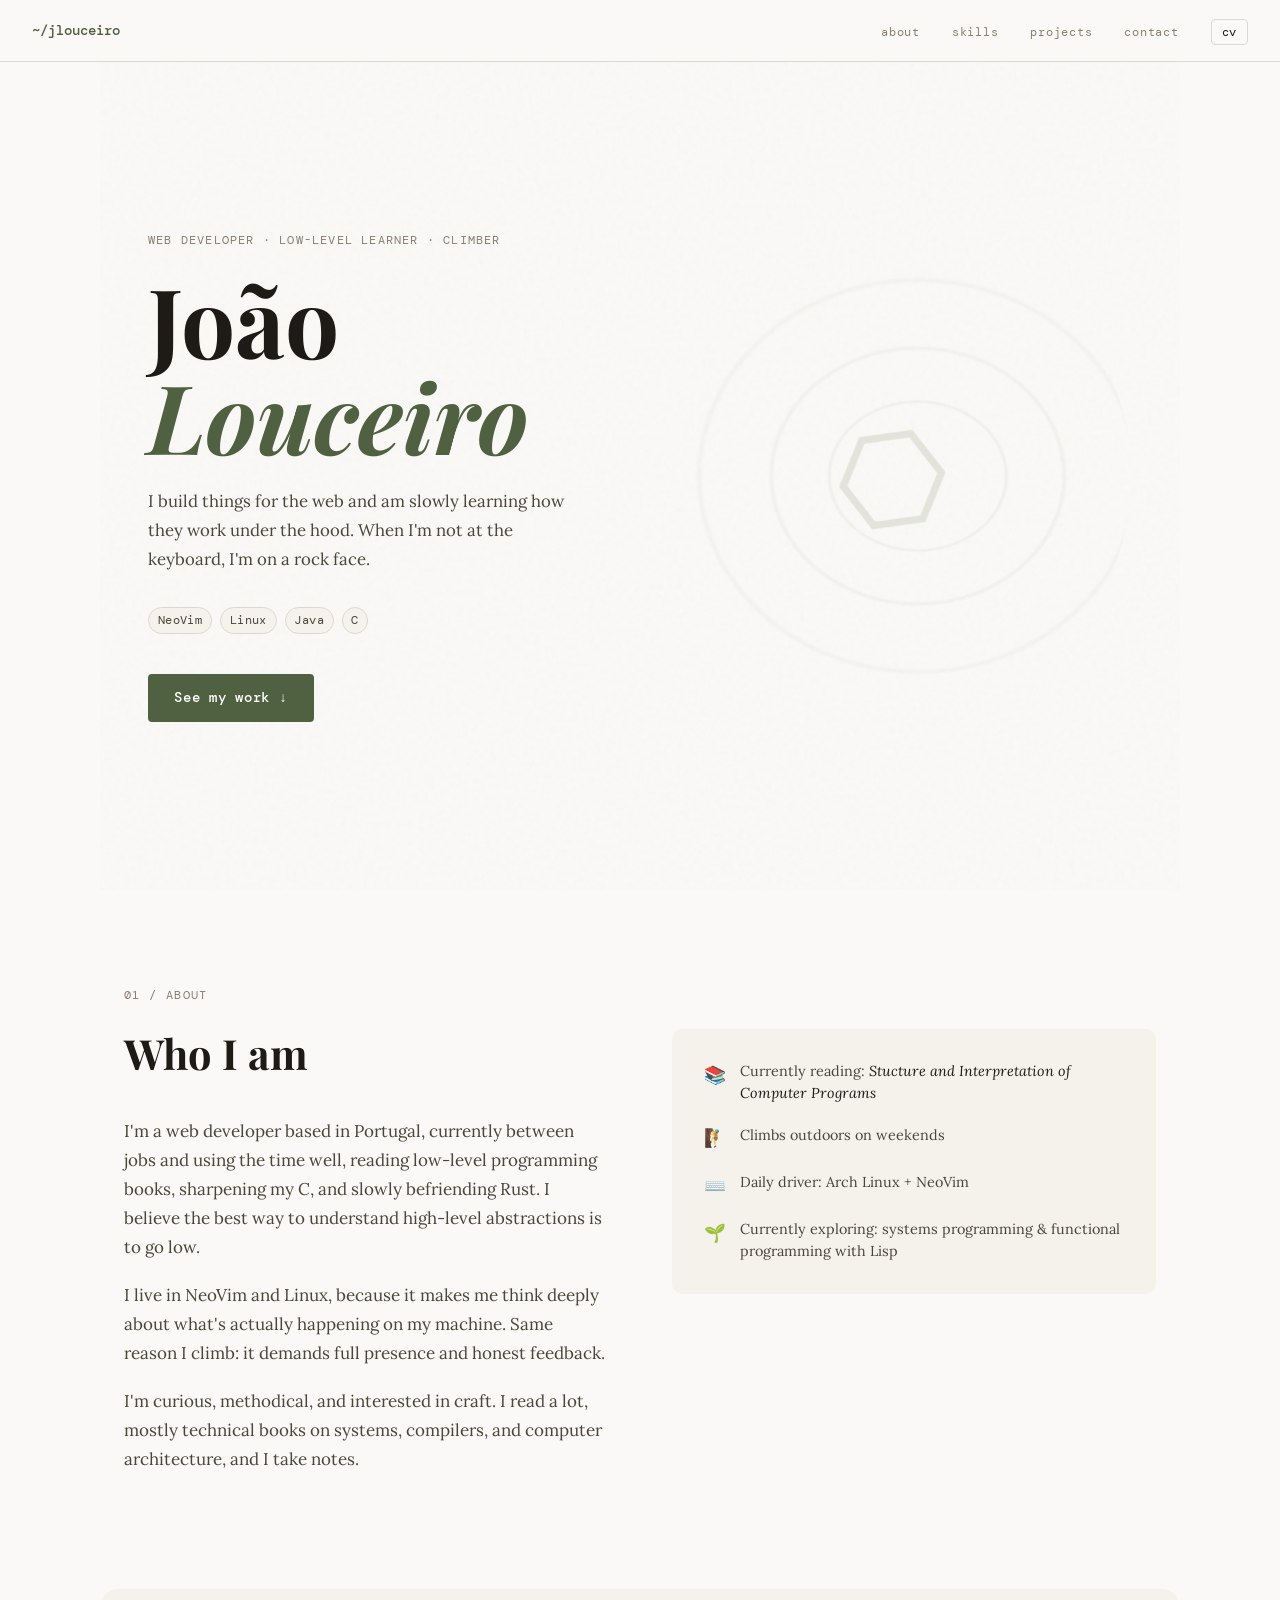
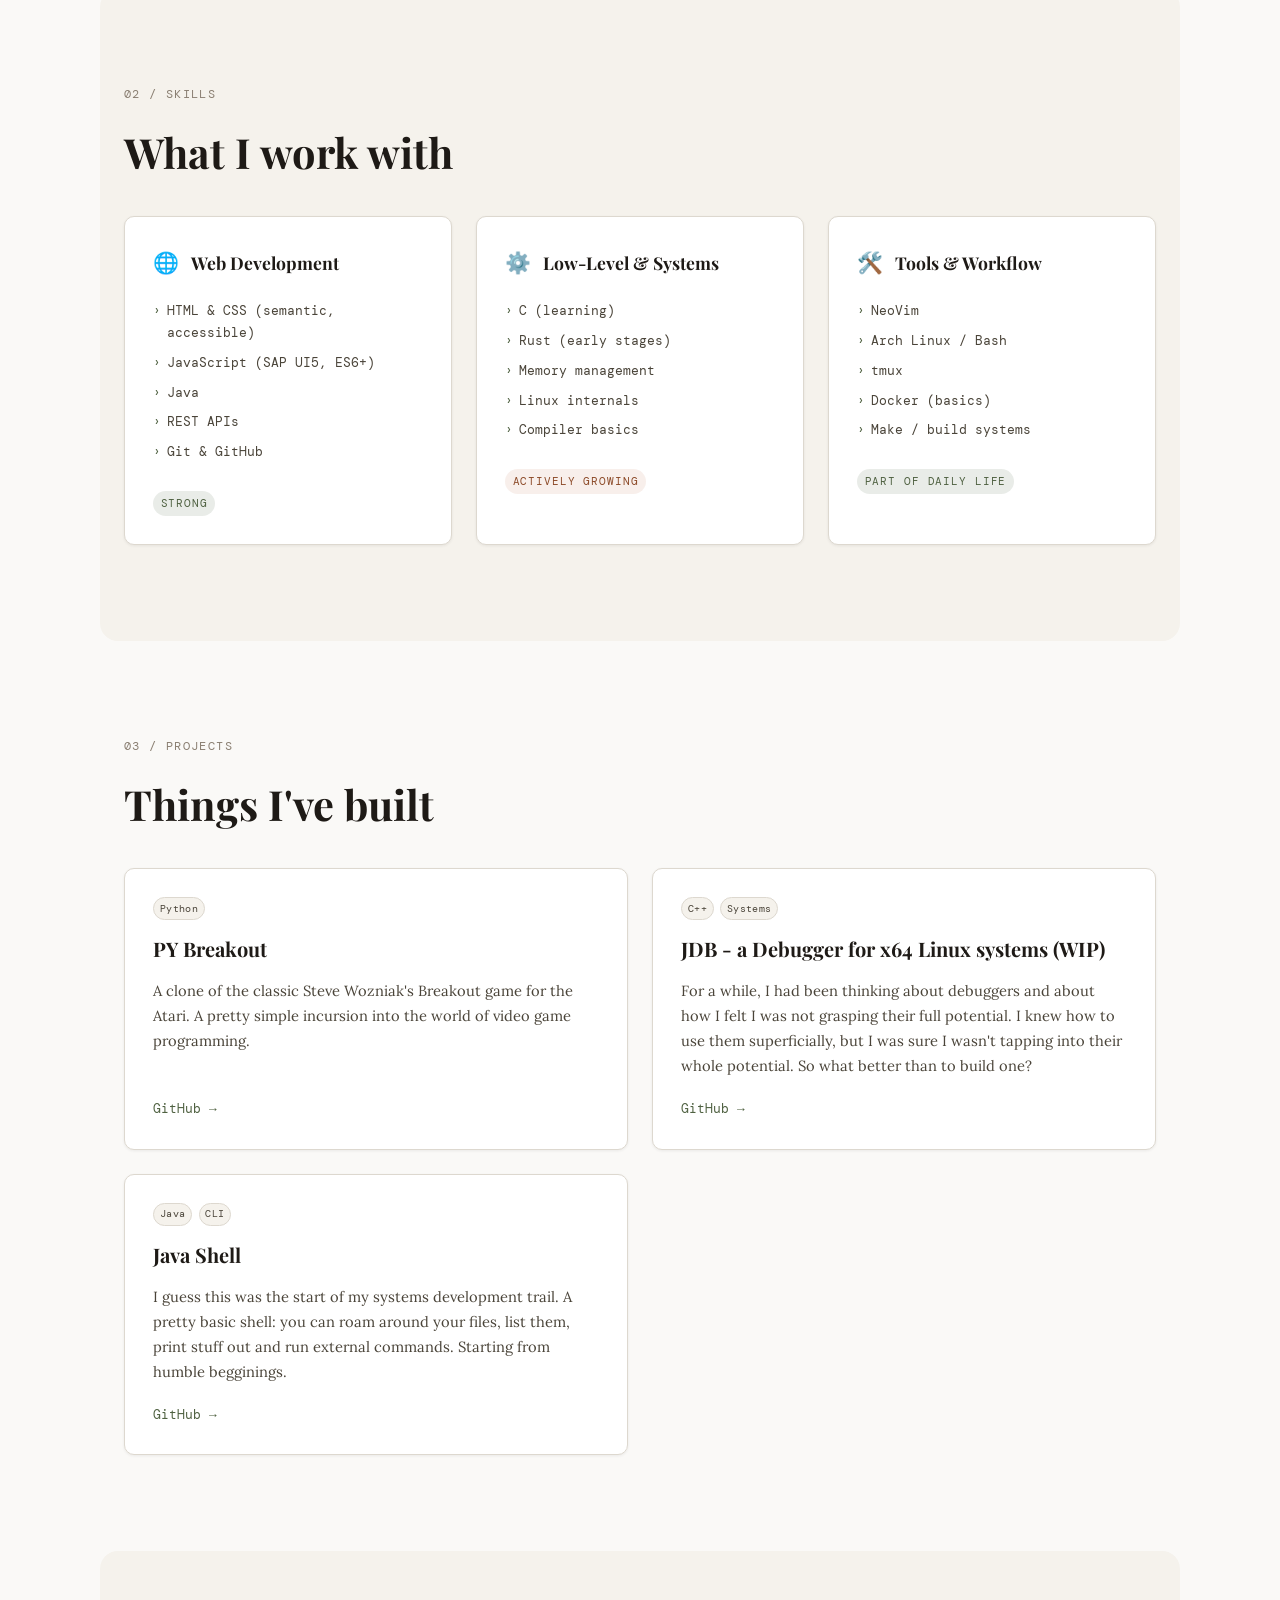
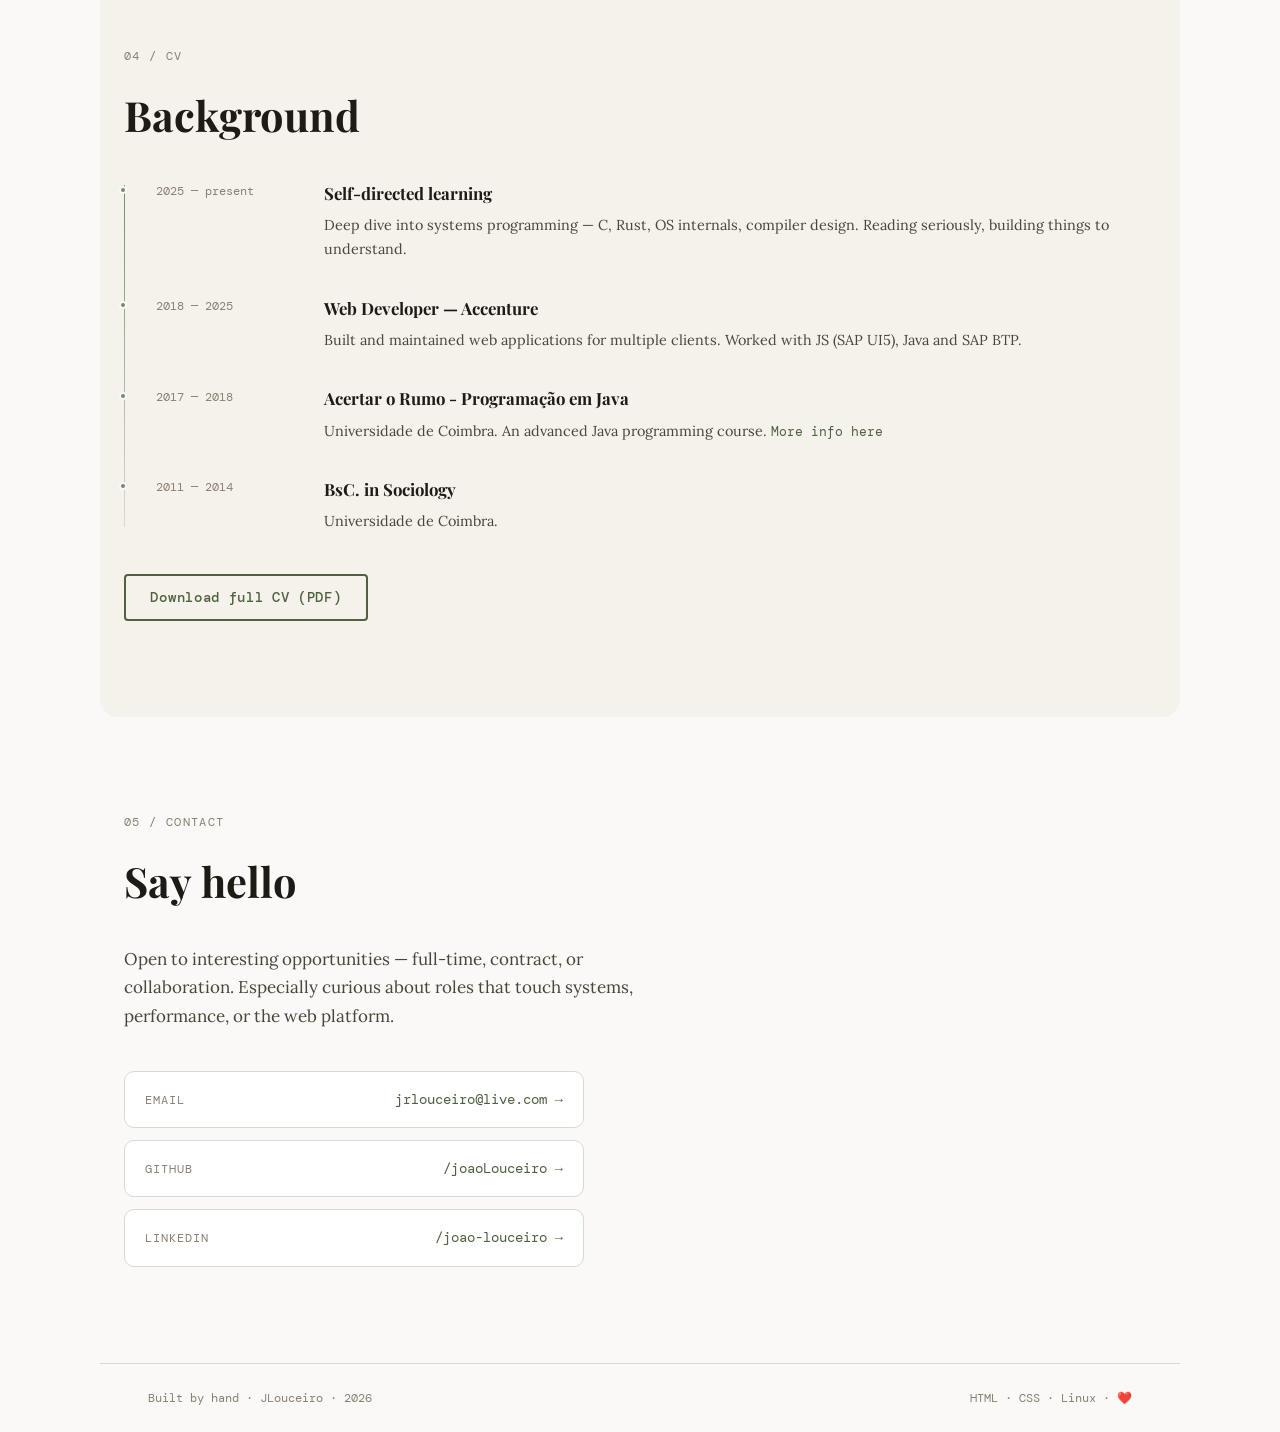
<file: index.html>
<!DOCTYPE html>
<html lang="en">
	<head>
		<meta charset="UTF-8">
		<meta name="viewport" content="width=device-width, initial-scale=1.0">
		<title>jlouceiro — Web Dev & Low-Level Explorer</title>
		<link rel="preconnect" href="https://fonts.googleapis.com">
		<link rel="preconnect" href="https://fonts.gstatic.com" crossorigin>
		<link href="https://fonts.googleapis.com/css2?family=Playfair+Display:ital,wght@0,400;0,700;1,400&family=DM+Mono:wght@300;400;500&family=Lora:ital,wght@0,400;0,600;1,400&display=swap" rel="stylesheet">
		<link rel="stylesheet" href="style.css">
		<link rel="icon" href="data:image/svg+xml,<svg xmlns=%22http://www.w3.org/2000/svg%22 viewBox=%220 0 100 100%22><text y=%22.9em%22 font-size=%2290%22>🪨</text></svg>">
	</head>
	<body>

		<!-- NAV -->
		<nav class="nav">
			<span class="nav__logo">~/jlouceiro</span>
			<ul class="nav__links">
				<li><a href="#about">about</a></li>
				<li><a href="#skills">skills</a></li>
				<li><a href="#projects">projects</a></li>
				<li style="display: none"><a href="thoughts.html">thoughts</a></li>
				<li><a href="#contact">contact</a></li>
				<li><a href="./JoaoLouceiro_CV.pdf" class="nav__cv-link">cv</a></li>
			</ul>
		</nav>

		<!-- HERO -->
		<section class="hero">
			<div class="hero__grain"></div>
			<div class="hero__content">
				<p class="hero__eyebrow">web developer · low-level learner · climber</p>
				<h1 class="hero__name">João<br><em>Louceiro</em></h1>
				<p class="hero__tagline">
					I build things for the web and am slowly learning how they work under the hood.
					When I'm not at the keyboard, I'm on a rock face.
				</p>
				<div class="hero__tools">
					<span class="tag">NeoVim</span>
					<span class="tag">Linux</span>
					<span class="tag">Java</span>
					<span class="tag">C</span>
				</div>
				<a href="#projects" class="btn">See my work ↓</a>
			</div>
			<div class="hero__visual" aria-hidden="true">
				<div class="topo-lines"></div>
				<div class="hero__carabiner">⬡</div>
			</div>
		</section>

		<!-- ABOUT -->
		<section class="section about" id="about">
			<div class="section__label">01 / about</div>
			<div class="about__grid">
				<div class="about__text">
					<h2 class="section__heading">Who I am</h2>
					<p>
						I'm a web developer based in Portugal, currently between jobs and using the time well,
						reading low-level programming books, sharpening my C, and slowly befriending Rust.
						I believe the best way to understand high-level abstractions is to go low.
					</p>
					<p>
						I live in NeoVim and Linux, because it makes me think deeply about
						what's actually happening on my machine. Same reason I climb: it demands full presence
						and honest feedback.
					</p>
					<p>
						I'm curious, methodical, and interested in craft. I read a lot, mostly technical books
						on systems, compilers, and computer architecture, and I take notes.
					</p>
				</div>
				<div class="about__sidebar">
					<div class="about__fact">
						<span class="about__fact-icon">📚</span>
						<span>Currently reading: <em>Stucture and Interpretation of Computer Programs</em></span>
					</div>
					<div class="about__fact">
						<span class="about__fact-icon">🧗</span>
						<span>Climbs outdoors on weekends</span>
					</div>
					<div class="about__fact">
						<span class="about__fact-icon">⌨️</span>
						<span>Daily driver: Arch Linux + NeoVim</span>
					</div>
					<div class="about__fact">
						<span class="about__fact-icon">🌱</span>
						<span>Currently exploring: systems programming &amp; functional programming with Lisp</span>
					</div>
				</div>
			</div>
		</section>

		<!-- SKILLS -->
		<section class="section skills" id="skills">
			<div class="section__label">02 / skills</div>
			<h2 class="section__heading">What I work with</h2>
			<div class="skills__grid">

				<div class="skill-card">
					<div class="skill-card__header">
						<span class="skill-card__icon">🌐</span>
						<h3>Web Development</h3>
					</div>
					<ul class="skill-card__list">
						<li>HTML &amp; CSS (semantic, accessible)</li>
						<li>JavaScript (SAP UI5, ES6+)</li>
						<li>Java</li>
						<li>REST APIs</li>
						<li>Git &amp; GitHub</li>
					</ul>
					<div class="skill-card__level skill-card__level--strong">Strong</div>
				</div>

				<div class="skill-card">
					<div class="skill-card__header">
						<span class="skill-card__icon">⚙️</span>
						<h3>Low-Level &amp; Systems</h3>
					</div>
					<ul class="skill-card__list">
						<li>C (learning)</li>
						<li>Rust (early stages)</li>
						<li>Memory management</li>
						<li>Linux internals</li>
						<li>Compiler basics</li>
					</ul>
					<div class="skill-card__level skill-card__level--growing">Actively growing</div>
				</div>

				<div class="skill-card">
					<div class="skill-card__header">
						<span class="skill-card__icon">🛠️</span>
						<h3>Tools &amp; Workflow</h3>
					</div>
					<ul class="skill-card__list">
						<li>NeoVim</li>
						<li>Arch Linux / Bash</li>
						<li>tmux</li>
						<li>Docker (basics)</li>
						<li>Make / build systems</li>
					</ul>
					<div class="skill-card__level skill-card__level--strong">Part of daily life</div>
				</div>
			</div>
		</section>

		<!-- PROJECTS -->
		<section class="section projects" id="projects">
			<div class="section__label">03 / projects</div>
			<h2 class="section__heading">Things I've built</h2>
			<div class="projects__grid">

				<article class="project-card">
					<div class="project-card__meta">
						<span class="tag tag--small">Python</span>
					</div>
					<h3 class="project-card__title">PY Breakout</h3>
					<p class="project-card__desc">
						A clone of the classic Steve Wozniak's Breakout game for the Atari.
						A pretty simple incursion into the world of video game programming.
					</p>
					<div class="project-card__links">
						<a href="https://github.com/joaoLouceiro/py_breakout" class="link-arrow">GitHub →</a>
					</div>
				</article>

				<article class="project-card">
					<div class="project-card__meta">
						<span class="tag tag--small">C++</span>
						<span class="tag tag--small">Systems</span>
					</div>
					<h3 class="project-card__title">JDB - a Debugger for x64 Linux systems (WIP)</h3>
					<p class="project-card__desc">
						For a while, I had been thinking about debuggers and about how I felt I was not grasping their full potential.
						I knew how to use them superficially, but I was sure I wasn't tapping into their whole potential.
						So what better than to build one?
					</p>
					<div class="project-card__links">
						<a href="https://github.com/joaoLouceiro/jdb" class="link-arrow">GitHub →</a>
					</div>
				</article>

				<article class="project-card">
					<div class="project-card__meta">
						<span class="tag tag--small">Java</span>
						<span class="tag tag--small">CLI</span>
					</div>
					<h3 class="project-card__title">Java Shell</h3>
					<p class="project-card__desc">
						I guess this was the start of my systems development trail.
						A pretty basic shell: you can roam around your files, list them, print stuff out and run external commands.
						Starting from humble begginings.
					</p>
					<div class="project-card__links">
						<a href="https://github.com/joaoLouceiro/shell-java/" class="link-arrow">GitHub →</a>
					</div>
				</article>
			</div>
		</section>

		<!-- CV -->
		<section class="section cv" id="cv">
			<div class="section__label">04 / cv</div>
			<h2 class="section__heading">Background</h2>
			<div class="cv__timeline">

				<div class="cv__entry">
					<div class="cv__date">2025 — present</div>
					<div class="cv__body">
						<h3>Self-directed learning</h3>
						<p>Deep dive into systems programming — C, Rust, OS internals, compiler design. Reading seriously, building things to understand.</p>
					</div>
				</div>

				<div class="cv__entry">
					<div class="cv__date">2018 — 2025</div>
					<div class="cv__body">
						<h3>Web Developer — Accenture</h3>
						<p>Built and maintained web applications for multiple clients. Worked with JS (SAP UI5), Java and SAP BTP.</p>
					</div>
				</div>

				<div class="cv__entry">
					<div class="cv__date">2017 — 2018</div>
					<div class="cv__body">
						<h3>Acertar o Rumo - Programação em Java</h3>
						<p>Universidade de Coimbra. An advanced Java programming course. <a href="https://www.uc.pt/fctuc/dei/acertarorumo/" class="link-arrow">More info here</a></p>
					</div>
				</div>

				<div class="cv__entry">
					<div class="cv__date">2011 — 2014</div>
					<div class="cv__body">
						<h3>BsC. in Sociology</h3>
						<p>Universidade de Coimbra.</p>
					</div>
				</div>
			</div>
			<a href="./JoaoLouceiro_CV.pdf" class="btn btn--outline">Download full CV (PDF)</a>
		</section>

		<!-- CONTACT -->
		<section class="section contact" id="contact">
			<div class="section__label">05 / contact</div>
			<h2 class="section__heading">Say hello</h2>
			<p class="contact__sub">
				Open to interesting opportunities — full-time, contract, or collaboration.
				Especially curious about roles that touch systems, performance, or the web platform.
			</p>
			<div class="contact__links">
				<a href="mailto:jrlouceiro@live.com" class="contact__link">
					<span class="contact__link-label">Email</span>
					<span class="contact__link-value">jrlouceiro@live.com →</span>
				</a>
				<a href="https://github.com/joaoLouceiro" target="_blank" rel="noopener" class="contact__link">
					<span class="contact__link-label">GitHub</span>
					<span class="contact__link-value">/joaoLouceiro →</span>
				</a>
				<a href="https://linkedin.com/in/joao-louceiro" target="_blank" rel="noopener" class="contact__link">
					<span class="contact__link-label">LinkedIn</span>
					<span class="contact__link-value">/joao-louceiro →</span>
				</a>
			</div>
		</section>

		<!-- FOOTER -->
		<footer class="footer">
			<span>Built by hand · JLouceiro · 2026</span>
			<span class="footer__stack">HTML · CSS · Linux · ❤️</span>
		</footer>
	</body>
</html>
</file>
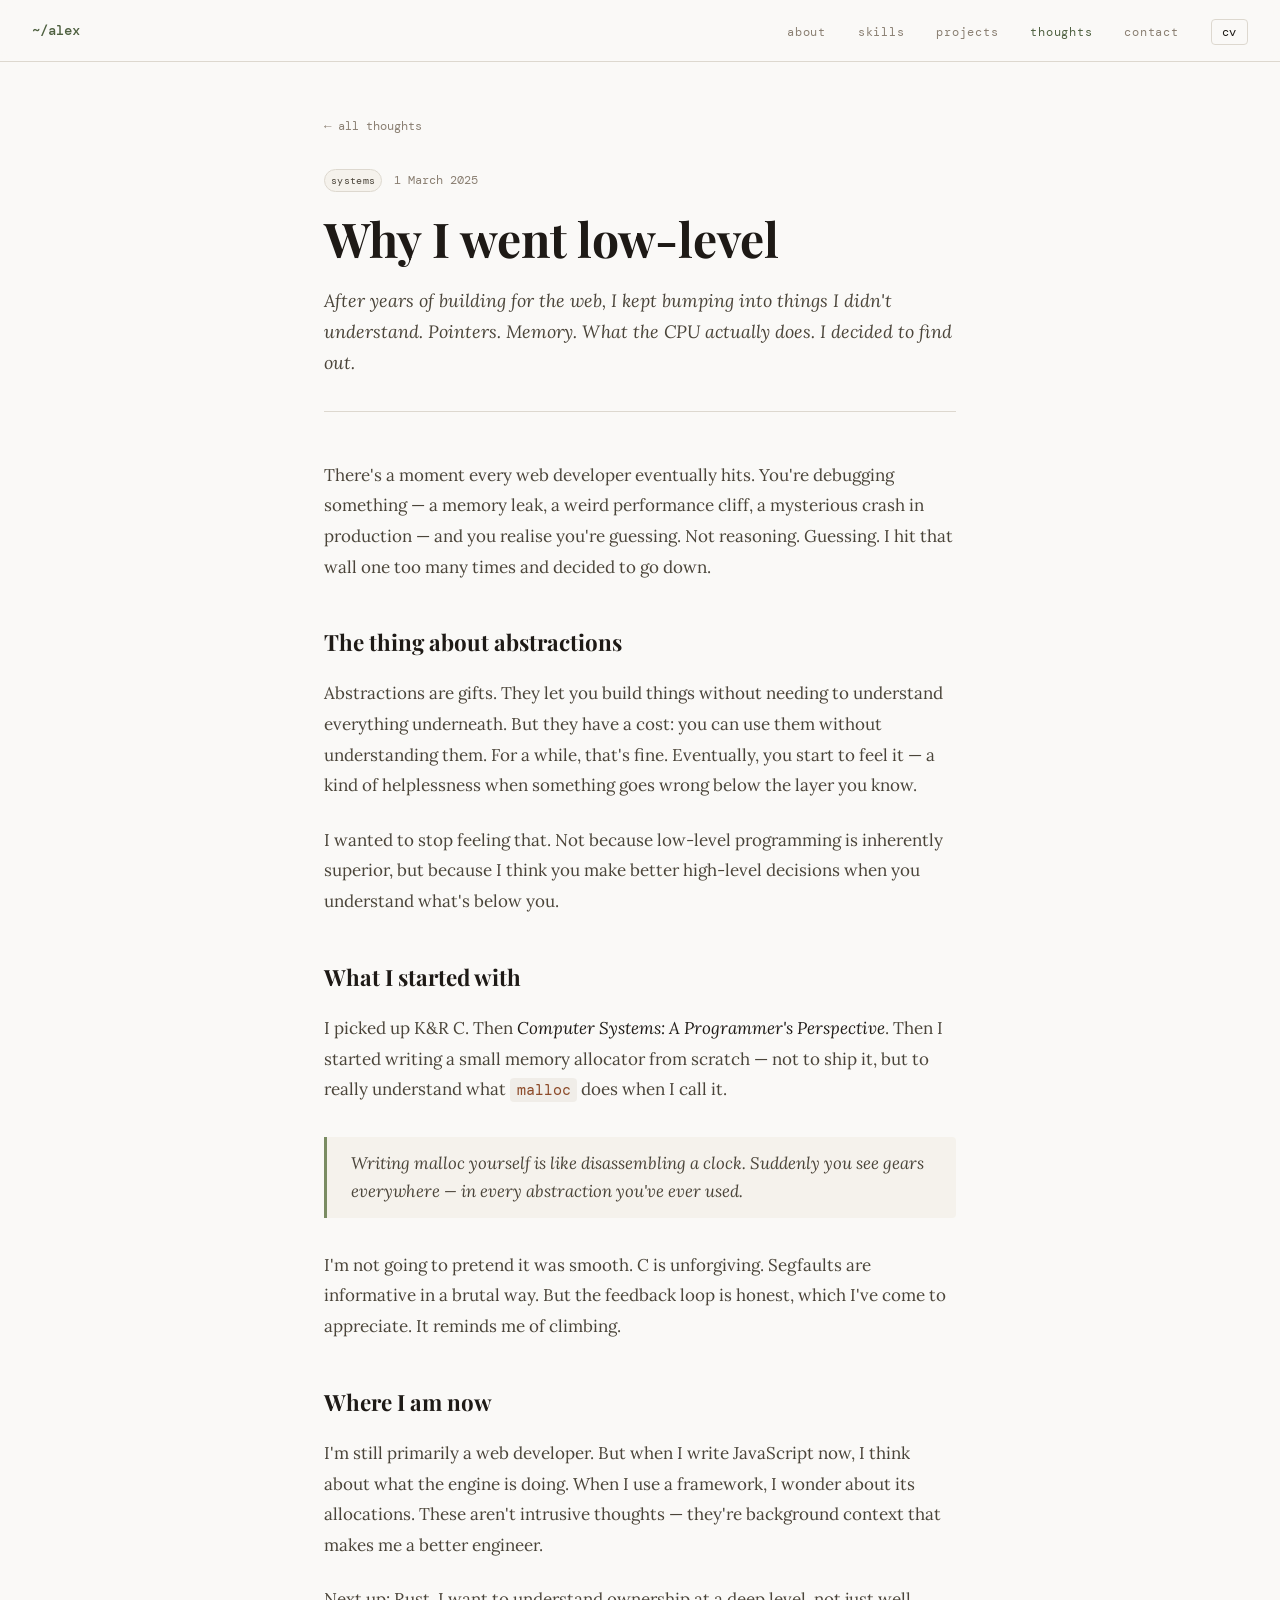
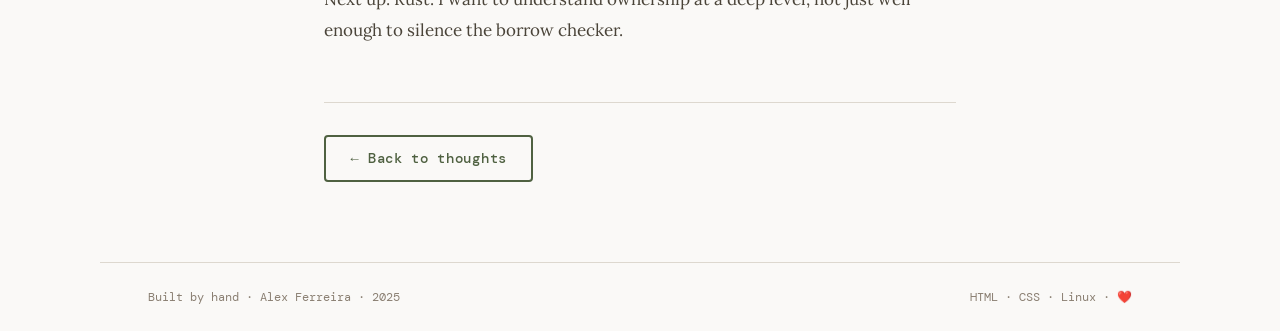
<file: thought-01.html>
<!DOCTYPE html>
<html lang="en">
<head>
  <meta charset="UTF-8" />
  <meta name="viewport" content="width=device-width, initial-scale=1.0" />
  <title>Why I went low-level — Alex Ferreira</title>
  <link rel="preconnect" href="https://fonts.googleapis.com" />
  <link rel="preconnect" href="https://fonts.gstatic.com" crossorigin />
  <link href="https://fonts.googleapis.com/css2?family=Playfair+Display:ital,wght@0,400;0,700;1,400&family=DM+Mono:wght@300;400;500&family=Lora:ital,wght@0,400;0,600;1,400&display=swap" rel="stylesheet" />
  <link rel="stylesheet" href="style.css" />
</head>
<body>

  <!-- NAV -->
  <nav class="nav">
    <a href="index.html" class="nav__logo">~/alex</a>
    <ul class="nav__links">
      <li><a href="index.html#about">about</a></li>
      <li><a href="index.html#skills">skills</a></li>
      <li><a href="index.html#projects">projects</a></li>
      <li><a href="thoughts.html" class="nav__active">thoughts</a></li>
      <li><a href="index.html#contact">contact</a></li>
      <li><a href="index.html#cv" class="nav__cv-link">cv</a></li>
    </ul>
  </nav>

  <!-- POST -->
  <article class="post">

    <header class="post__header">
      <a href="thoughts.html" class="post__back">← all thoughts</a>
      <div class="post__meta">
        <span class="tag tag--small">systems</span>
        <time datetime="2025-03-01">1 March 2025</time>
      </div>
      <h1 class="post__title">Why I went low-level</h1>
      <p class="post__lede">
        After years of building for the web, I kept bumping into things I didn't
        understand. Pointers. Memory. What the CPU actually does. I decided to find out.
      </p>
    </header>

    <div class="post__body">

      <p>
        There's a moment every web developer eventually hits. You're debugging something —
        a memory leak, a weird performance cliff, a mysterious crash in production — and
        you realise you're guessing. Not reasoning. Guessing. I hit that wall one too many
        times and decided to go down.
      </p>

      <h2>The thing about abstractions</h2>

      <p>
        Abstractions are gifts. They let you build things without needing to understand
        everything underneath. But they have a cost: you can use them without understanding
        them. For a while, that's fine. Eventually, you start to feel it — a kind of
        helplessness when something goes wrong below the layer you know.
      </p>

      <p>
        I wanted to stop feeling that. Not because low-level programming is
        inherently superior, but because I think you make better high-level decisions
        when you understand what's below you.
      </p>

      <h2>What I started with</h2>

      <p>
        I picked up K&amp;R C. Then <em>Computer Systems: A Programmer's Perspective</em>.
        Then I started writing a small memory allocator from scratch — not to ship it,
        but to really understand what <code>malloc</code> does when I call it.
      </p>

      <blockquote class="post__quote">
        Writing malloc yourself is like disassembling a clock. Suddenly you see gears
        everywhere — in every abstraction you've ever used.
      </blockquote>

      <p>
        I'm not going to pretend it was smooth. C is unforgiving. Segfaults are
        informative in a brutal way. But the feedback loop is honest, which I've come
        to appreciate. It reminds me of climbing.
      </p>

      <h2>Where I am now</h2>

      <p>
        I'm still primarily a web developer. But when I write JavaScript now, I think
        about what the engine is doing. When I use a framework, I wonder about its
        allocations. These aren't intrusive thoughts — they're background context that
        makes me a better engineer.
      </p>

      <p>
        Next up: Rust. I want to understand ownership at a deep level, not just well
        enough to silence the borrow checker.
      </p>

    </div>

    <footer class="post__footer">
      <a href="thoughts.html" class="btn btn--outline">← Back to thoughts</a>
    </footer>

  </article>

  <!-- FOOTER -->
  <footer class="footer">
    <span>Built by hand · Alex Ferreira · 2025</span>
    <span class="footer__stack">HTML · CSS · Linux · ❤️</span>
  </footer>

</body>
</html>
</file>
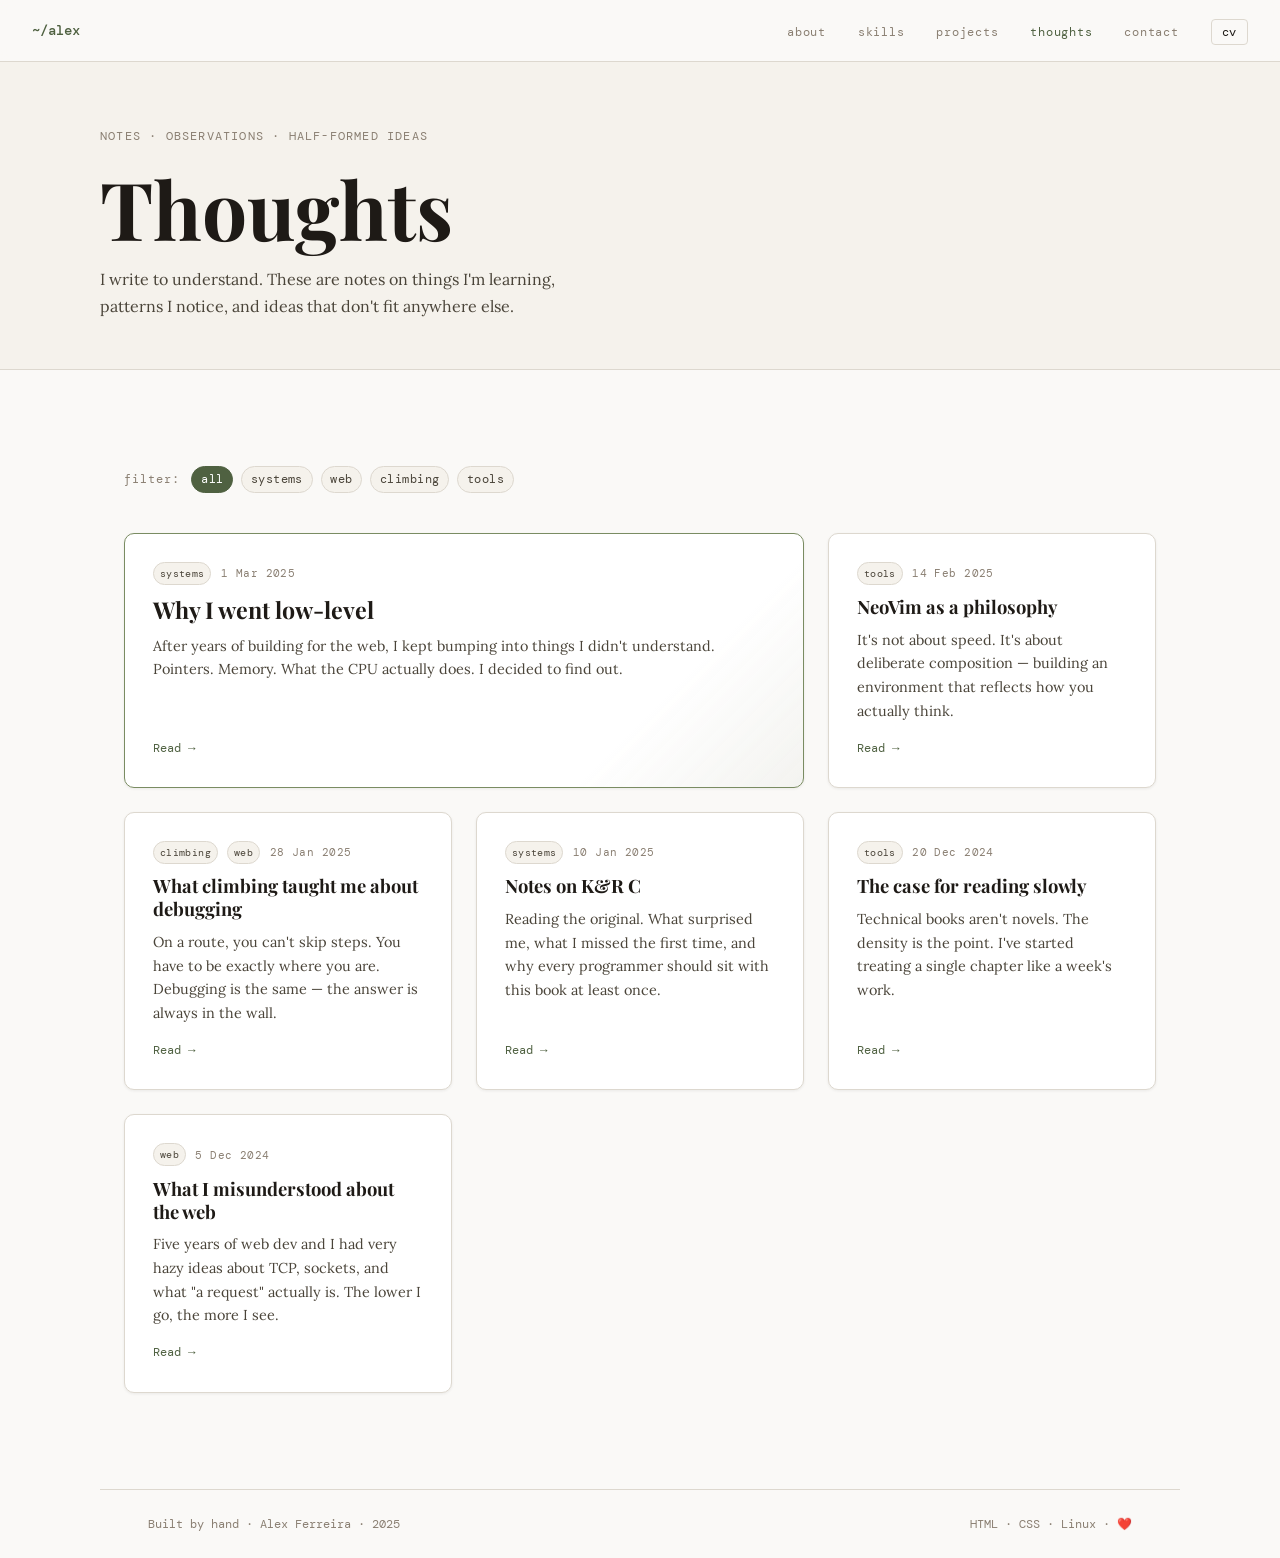
<file: thoughts.html>
<!DOCTYPE html>
<html lang="en">
<head>
  <meta charset="UTF-8" />
  <meta name="viewport" content="width=device-width, initial-scale=1.0" />
  <title>Thoughts — Alex Ferreira</title>
  <link rel="preconnect" href="https://fonts.googleapis.com" />
  <link rel="preconnect" href="https://fonts.gstatic.com" crossorigin />
  <link href="https://fonts.googleapis.com/css2?family=Playfair+Display:ital,wght@0,400;0,700;1,400&family=DM+Mono:wght@300;400;500&family=Lora:ital,wght@0,400;0,600;1,400&display=swap" rel="stylesheet" />
  <link rel="stylesheet" href="style.css" />
</head>
<body>

  <!-- NAV -->
  <nav class="nav">
    <a href="index.html" class="nav__logo">~/alex</a>
    <ul class="nav__links">
      <li><a href="index.html#about">about</a></li>
      <li><a href="index.html#skills">skills</a></li>
      <li><a href="index.html#projects">projects</a></li>
      <li><a href="thoughts.html" class="nav__active">thoughts</a></li>
      <li><a href="index.html#contact">contact</a></li>
      <li><a href="index.html#cv" class="nav__cv-link">cv</a></li>
    </ul>
  </nav>

  <!-- PAGE HEADER -->
  <header class="page-header">
    <div class="page-header__inner">
      <p class="hero__eyebrow">notes · observations · half-formed ideas</p>
      <h1 class="page-header__title">Thoughts</h1>
      <p class="page-header__sub">
        I write to understand. These are notes on things I'm learning, patterns I notice,
        and ideas that don't fit anywhere else.
      </p>
    </div>
  </header>

  <!-- THOUGHTS LIST -->
  <main class="section thoughts-list" id="thoughts">

    <div class="thoughts-filter">
      <span class="thoughts-filter__label">filter:</span>
      <span class="tag tag--filter tag--active">all</span>
      <span class="tag tag--filter">systems</span>
      <span class="tag tag--filter">web</span>
      <span class="tag tag--filter">climbing</span>
      <span class="tag tag--filter">tools</span>
    </div>

    <div class="thoughts-grid">

      <article class="thought-card thought-card--featured">
        <a href="thought-01.html" class="thought-card__link" aria-label="Read: Why I went low-level"></a>
        <div class="thought-card__meta">
          <span class="tag tag--small">systems</span>
          <time class="thought-card__date" datetime="2025-03-01">1 Mar 2025</time>
        </div>
        <h2 class="thought-card__title">Why I went low-level</h2>
        <p class="thought-card__excerpt">
          After years of building for the web, I kept bumping into things I didn't
          understand. Pointers. Memory. What the CPU actually does. I decided to find out.
        </p>
        <span class="thought-card__read">Read →</span>
      </article>

      <article class="thought-card">
        <a href="#" class="thought-card__link" aria-label="Read: NeoVim as a philosophy"></a>
        <div class="thought-card__meta">
          <span class="tag tag--small">tools</span>
          <time class="thought-card__date" datetime="2025-02-14">14 Feb 2025</time>
        </div>
        <h2 class="thought-card__title">NeoVim as a philosophy</h2>
        <p class="thought-card__excerpt">
          It's not about speed. It's about deliberate composition — building an environment
          that reflects how you actually think.
        </p>
        <span class="thought-card__read">Read →</span>
      </article>

      <article class="thought-card">
        <a href="#" class="thought-card__link" aria-label="Read: What climbing taught me about debugging"></a>
        <div class="thought-card__meta">
          <span class="tag tag--small">climbing</span>
          <span class="tag tag--small">web</span>
          <time class="thought-card__date" datetime="2025-01-28">28 Jan 2025</time>
        </div>
        <h2 class="thought-card__title">What climbing taught me about debugging</h2>
        <p class="thought-card__excerpt">
          On a route, you can't skip steps. You have to be exactly where you are.
          Debugging is the same — the answer is always in the wall.
        </p>
        <span class="thought-card__read">Read →</span>
      </article>

      <article class="thought-card">
        <a href="#" class="thought-card__link" aria-label="Read: Notes on K&R C"></a>
        <div class="thought-card__meta">
          <span class="tag tag--small">systems</span>
          <time class="thought-card__date" datetime="2025-01-10">10 Jan 2025</time>
        </div>
        <h2 class="thought-card__title">Notes on K&amp;R C</h2>
        <p class="thought-card__excerpt">
          Reading the original. What surprised me, what I missed the first time, and why
          every programmer should sit with this book at least once.
        </p>
        <span class="thought-card__read">Read →</span>
      </article>

      <article class="thought-card">
        <a href="#" class="thought-card__link" aria-label="Read: The case for reading slowly"></a>
        <div class="thought-card__meta">
          <span class="tag tag--small">tools</span>
          <time class="thought-card__date" datetime="2024-12-20">20 Dec 2024</time>
        </div>
        <h2 class="thought-card__title">The case for reading slowly</h2>
        <p class="thought-card__excerpt">
          Technical books aren't novels. The density is the point. I've started treating
          a single chapter like a week's work.
        </p>
        <span class="thought-card__read">Read →</span>
      </article>

      <article class="thought-card">
        <a href="#" class="thought-card__link" aria-label="Read: What I misunderstood about the web"></a>
        <div class="thought-card__meta">
          <span class="tag tag--small">web</span>
          <time class="thought-card__date" datetime="2024-12-05">5 Dec 2024</time>
        </div>
        <h2 class="thought-card__title">What I misunderstood about the web</h2>
        <p class="thought-card__excerpt">
          Five years of web dev and I had very hazy ideas about TCP, sockets, and what
          "a request" actually is. The lower I go, the more I see.
        </p>
        <span class="thought-card__read">Read →</span>
      </article>

    </div>
  </main>

  <!-- FOOTER -->
  <footer class="footer">
    <span>Built by hand · Alex Ferreira · 2025</span>
    <span class="footer__stack">HTML · CSS · Linux · ❤️</span>
  </footer>

</body>
</html>
</file>
<file: style.css>
/* ============================================
   PORTFOLIO — João Louceiro
   Natural & earthy · Curious & learning-driven
   ============================================ */

/* --- TOKENS --- */
:root {
  --stone-50: #faf9f7;
  --stone-100: #f0ede8;
  --stone-200: #ddd8cf;
  --stone-300: #c4bdb1;
  --stone-500: #8a7f72;
  --stone-700: #4a4439;
  --stone-900: #1e1a16;

  --moss-400: #7a8c62;
  --moss-600: #4f6141;
  --rust-400: #b5633a;
  --rust-600: #8c4a28;
  --chalk: #f5f2ec;

  --bg: var(--stone-50);
  --surface: #ffffff;
  --text: var(--stone-900);
  --text-muted: var(--stone-500);
  --accent: var(--moss-600);
  --accent-warm: var(--rust-400);
  --border: var(--stone-200);

  --font-display: 'Playfair Display', Georgia, serif;
  --font-body: 'Lora', Georgia, serif;
  --font-mono: 'DM Mono', 'Courier New', monospace;

  --radius-sm: 4px;
  --radius-md: 10px;
  --radius-lg: 18px;

  --shadow-sm: 0 1px 3px rgba(30, 26, 22, 0.07);
  --shadow-md: 0 4px 16px rgba(30, 26, 22, 0.1);
  --shadow-lg: 0 12px 40px rgba(30, 26, 22, 0.13);

  --max-w: 1080px;
  --section-pad: 6rem 1.5rem;
}

/* --- RESET --- */
*,
*::before,
*::after {
  box-sizing: border-box;
  margin: 0;
  padding: 0;
}

html {
  scroll-behavior: smooth;
}

body {
  font-family: var(--font-body);
  background: var(--bg);
  color: var(--text);
  line-height: 1.7;
  font-size: 1.0625rem;
  -webkit-font-smoothing: antialiased;
}

a {
  color: inherit;
  text-decoration: none;
}

ul {
  list-style: none;
}

img {
  display: block;
  max-width: 100%;
}

/* --- SCROLLBAR --- */
::-webkit-scrollbar {
  width: 6px;
}

::-webkit-scrollbar-track {
  background: var(--stone-100);
}

::-webkit-scrollbar-thumb {
  background: var(--stone-300);
  border-radius: 3px;
}

/* --- SHARED UTILITIES --- */
.tag {
  display: inline-block;
  font-family: var(--font-mono);
  font-size: 0.72rem;
  font-weight: 400;
  letter-spacing: 0.04em;
  padding: 0.25em 0.75em;
  border: 1px solid var(--border);
  border-radius: 999px;
  background: var(--chalk);
  color: var(--stone-700);
}

.tag--small {
  font-size: 0.65rem;
  padding: 0.15em 0.55em;
}

.btn {
  display: inline-block;
  font-family: var(--font-mono);
  font-size: 0.85rem;
  font-weight: 500;
  letter-spacing: 0.05em;
  padding: 0.75em 1.8em;
  background: var(--accent);
  color: #fff;
  border-radius: var(--radius-sm);
  border: 2px solid var(--accent);
  transition: background 0.2s, color 0.2s, transform 0.15s;
}

.btn:hover {
  background: var(--moss-400);
  border-color: var(--moss-400);
  transform: translateY(-2px);
}

.btn--outline {
  background: transparent;
  color: var(--accent);
}

.btn--outline:hover {
  background: var(--accent);
  color: #fff;
}

.link-arrow {
  font-family: var(--font-mono);
  font-size: 0.8rem;
  color: var(--accent);
  border-bottom: 1px solid transparent;
  transition: border-color 0.2s;
}

.link-arrow:hover {
  border-color: var(--accent);
}

/* --- SECTION SHARED --- */
.section {
  padding: var(--section-pad);
  max-width: var(--max-w);
  margin: 0 auto;
}

.section__label {
  font-family: var(--font-mono);
  font-size: 0.72rem;
  letter-spacing: 0.12em;
  text-transform: uppercase;
  color: var(--text-muted);
  margin-bottom: 1.5rem;
}

.section__heading {
  font-family: var(--font-display);
  font-size: clamp(1.8rem, 4vw, 2.6rem);
  font-weight: 700;
  line-height: 1.15;
  margin-bottom: 2.5rem;
  color: var(--stone-900);
}

/* --- NAV --- */
.nav {
  position: sticky;
  top: 0;
  z-index: 100;
  display: flex;
  align-items: center;
  justify-content: space-between;
  padding: 1rem 2rem;
  background: rgba(250, 249, 247, 0.9);
  backdrop-filter: blur(8px);
  border-bottom: 1px solid var(--border);
}

.nav__logo {
  font-family: var(--font-mono);
  font-size: 0.9rem;
  font-weight: 500;
  color: var(--accent);
}

.nav__links {
  display: flex;
  gap: 2rem;
  align-items: center;
}

.nav__links a {
  font-family: var(--font-mono);
  font-size: 0.78rem;
  letter-spacing: 0.06em;
  color: var(--text-muted);
  transition: color 0.2s;
}

.nav__links a:hover {
  color: var(--text);
}

.nav__cv-link {
  border: 1px solid var(--border) !important;
  padding: 0.3em 0.8em;
  border-radius: var(--radius-sm);
  color: var(--text) !important;
}

.nav__cv-link:hover {
  border-color: var(--accent) !important;
  color: var(--accent) !important;
}

/* --- HERO --- */
.hero {
  position: relative;
  min-height: 92vh;
  display: grid;
  grid-template-columns: 1fr 1fr;
  align-items: center;
  padding: 5rem 3rem 5rem 3rem;
  max-width: var(--max-w);
  margin: 0 auto;
  overflow: hidden;
  gap: 2rem;
}

.hero__grain {
  position: absolute;
  inset: 0;
  background-image: url("data:image/svg+xml,%3Csvg viewBox='0 0 200 200' xmlns='http://www.w3.org/2000/svg'%3E%3Cfilter id='n'%3E%3CfeTurbulence type='fractalNoise' baseFrequency='0.75' numOctaves='4' stitchTiles='stitch'/%3E%3C/filter%3E%3Crect width='100%25' height='100%25' filter='url(%23n)' opacity='0.04'/%3E%3C/svg%3E");
  pointer-events: none;
  z-index: 0;
}

.hero__content {
  position: relative;
  z-index: 1;
  animation: fadeUp 0.8s ease both;
}

.hero__eyebrow {
  font-family: var(--font-mono);
  font-size: 0.75rem;
  letter-spacing: 0.1em;
  text-transform: uppercase;
  color: var(--text-muted);
  margin-bottom: 1.25rem;
}

.hero__name {
  font-family: var(--font-display);
  font-size: clamp(3.5rem, 8vw, 6rem);
  font-weight: 700;
  line-height: 1.0;
  color: var(--stone-900);
  margin-bottom: 1.5rem;
}

.hero__name em {
  font-style: italic;
  color: var(--accent);
}

.hero__tagline {
  font-size: 1.05rem;
  color: var(--stone-700);
  max-width: 44ch;
  margin-bottom: 2rem;
  line-height: 1.75;
}

.hero__tools {
  display: flex;
  flex-wrap: wrap;
  gap: 0.5rem;
  margin-bottom: 2.5rem;
}

/* Hero visual — topographic lines */
.hero__visual {
  position: relative;
  display: flex;
  align-items: center;
  justify-content: center;
  height: 480px;
  animation: fadeIn 1.2s ease both 0.3s;
}

.topo-lines {
  position: absolute;
  inset: 0;
  background-image:
    radial-gradient(ellipse 60% 50% at 55% 50%, transparent 30%, rgba(79, 97, 65, 0.06) 31%, transparent 32%),
    radial-gradient(ellipse 75% 65% at 55% 50%, transparent 40%, rgba(79, 97, 65, 0.05) 41%, transparent 42%),
    radial-gradient(ellipse 90% 80% at 55% 50%, transparent 50%, rgba(79, 97, 65, 0.04) 51%, transparent 52%),
    radial-gradient(ellipse 105% 95% at 55% 50%, transparent 60%, rgba(79, 97, 65, 0.035) 61%, transparent 62%),
    radial-gradient(ellipse 120% 110% at 55% 50%, transparent 70%, rgba(79, 97, 65, 0.025) 71%, transparent 72%),
    radial-gradient(ellipse 135% 125% at 55% 50%, transparent 80%, rgba(79, 97, 65, 0.02) 81%, transparent 82%);
  border-radius: 50%;
}

.hero__carabiner {
  font-size: 8rem;
  color: var(--moss-400);
  opacity: 0.18;
  transform: rotate(22deg);
  animation: sway 6s ease-in-out infinite;
  position: relative;
  z-index: 1;
}

/* --- ABOUT --- */
.about__grid {
  display: grid;
  grid-template-columns: 1fr 1fr;
  gap: 4rem;
  align-items: start;
}

.about__text p {
  margin-bottom: 1.2rem;
  color: var(--stone-700);
}

.about__sidebar {
  display: flex;
  flex-direction: column;
  gap: 1.25rem;
  padding: 2rem;
  background: var(--chalk);
  border-radius: var(--radius-md);
}

.about__fact {
  display: flex;
  gap: 0.9rem;
  align-items: flex-start;
  font-size: 0.9rem;
  color: var(--stone-700);
  line-height: 1.5;
}

.about__fact em {
  color: var(--text);
  font-style: italic;
}

.about__fact-icon {
  font-size: 1.1rem;
  flex-shrink: 0;
  margin-top: 0.05rem;
}

/* --- SKILLS --- */
.skills {
  background: var(--chalk);
  border-radius: var(--radius-lg);
}

.skills__grid {
  display: grid;
  grid-template-columns: repeat(3, 1fr);
  gap: 1.5rem;
}

.skill-card {
  background: var(--surface);
  border: 1px solid var(--border);
  border-radius: var(--radius-md);
  padding: 1.75rem;
  box-shadow: var(--shadow-sm);
  transition: box-shadow 0.2s, transform 0.2s;
}

.skill-card:hover {
  box-shadow: var(--shadow-md);
  transform: translateY(-3px);
}

.skill-card__header {
  display: flex;
  align-items: center;
  gap: 0.75rem;
  margin-bottom: 1.25rem;
}

.skill-card__icon {
  font-size: 1.3rem;
}

.skill-card__header h3 {
  font-family: var(--font-display);
  font-size: 1.1rem;
  font-weight: 700;
}

.skill-card__list {
  display: flex;
  flex-direction: column;
  gap: 0.5rem;
  margin-bottom: 1.5rem;
}

.skill-card__list li {
  font-family: var(--font-mono);
  font-size: 0.8rem;
  color: var(--stone-700);
  padding-left: 0.9rem;
  position: relative;
}

.skill-card__list li::before {
  content: '›';
  position: absolute;
  left: 0;
  color: var(--accent);
}

.skill-card__level {
  font-family: var(--font-mono);
  font-size: 0.68rem;
  letter-spacing: 0.08em;
  text-transform: uppercase;
  padding: 0.3em 0.7em;
  border-radius: 999px;
  display: inline-block;
}

.skill-card__level--strong {
  background: rgba(79, 97, 65, 0.12);
  color: var(--moss-600);
}

.skill-card__level--growing {
  background: rgba(181, 99, 58, 0.1);
  color: var(--rust-600);
}

/* --- PROJECTS --- */
.projects__grid {
  display: grid;
  grid-template-columns: repeat(2, 1fr);
  gap: 1.5rem;
}

.project-card {
  background: var(--surface);
  border: 1px solid var(--border);
  border-radius: var(--radius-md);
  padding: 1.75rem;
  box-shadow: var(--shadow-sm);
  transition: box-shadow 0.2s, transform 0.2s;
  display: flex;
  flex-direction: column;
  gap: 0.75rem;
}

.project-card:hover {
  box-shadow: var(--shadow-lg);
  transform: translateY(-4px);
}

.project-card--highlight {
  border-color: var(--moss-400);
  background: linear-gradient(135deg, #fff 80%, rgba(122, 140, 98, 0.05) 100%);
}

.project-card__meta {
  display: flex;
  gap: 0.4rem;
  flex-wrap: wrap;
}

.project-card__title {
  font-family: var(--font-display);
  font-size: 1.25rem;
  font-weight: 700;
}

.project-card__desc {
  font-size: 0.92rem;
  color: var(--stone-700);
  flex: 1;
}

.project-card__links {
  display: flex;
  gap: 1.25rem;
  margin-top: 0.5rem;
}

/* --- CV --- */
.cv {
  background: var(--chalk);
  border-radius: var(--radius-lg);
}

.cv__timeline {
  position: relative;
  padding-left: 2rem;
  margin-bottom: 2.5rem;
}

.cv__timeline::before {
  content: '';
  position: absolute;
  left: 0;
  top: 0.4rem;
  bottom: 0.4rem;
  width: 1px;
  background: linear-gradient(to bottom, var(--moss-400), var(--stone-200));
}

.cv__entry {
  display: grid;
  grid-template-columns: 9rem 1fr;
  gap: 1.5rem;
  margin-bottom: 2rem;
  position: relative;
}

.cv__entry::before {
  content: '';
  position: absolute;
  left: -2.3rem;
  top: 0.45rem;
  width: 8px;
  height: 8px;
  border-radius: 50%;
  background: var(--moss-400);
  border: 2px solid var(--bg);
}

.cv__date {
  font-family: var(--font-mono);
  font-size: 0.78rem;
  color: var(--text-muted);
  padding-top: 0.15rem;
}

.cv__body h3 {
  font-family: var(--font-display);
  font-size: 1.05rem;
  font-weight: 700;
  margin-bottom: 0.35rem;
}

.cv__body p {
  font-size: 0.9rem;
  color: var(--stone-700);
}

/* --- CONTACT --- */
.contact__sub {
  max-width: 52ch;
  color: var(--stone-700);
  margin-bottom: 2.5rem;
}

.contact__links {
  display: flex;
  flex-direction: column;
  gap: 0.75rem;
  max-width: 460px;
}

.contact__link {
  display: flex;
  align-items: center;
  justify-content: space-between;
  padding: 1rem 1.25rem;
  border: 1px solid var(--border);
  border-radius: var(--radius-md);
  background: var(--surface);
  transition: border-color 0.2s, transform 0.15s, box-shadow 0.2s;
}

.contact__link:hover {
  border-color: var(--accent);
  transform: translateX(4px);
  box-shadow: var(--shadow-sm);
}

.contact__link-label {
  font-family: var(--font-mono);
  font-size: 0.75rem;
  letter-spacing: 0.08em;
  text-transform: uppercase;
  color: var(--text-muted);
}

.contact__link-value {
  font-family: var(--font-mono);
  font-size: 0.85rem;
  color: var(--accent);
}

/* --- FOOTER --- */
.footer {
  border-top: 1px solid var(--border);
  display: flex;
  justify-content: space-between;
  align-items: center;
  padding: 1.5rem 3rem;
  font-family: var(--font-mono);
  font-size: 0.75rem;
  color: var(--text-muted);
  max-width: var(--max-w);
  margin: 0 auto;
}

/* --- ANIMATIONS --- */
@keyframes fadeUp {
  from {
    opacity: 0;
    transform: translateY(24px);
  }

  to {
    opacity: 1;
    transform: translateY(0);
  }
}

@keyframes fadeIn {
  from {
    opacity: 0;
  }

  to {
    opacity: 1;
  }
}

@keyframes sway {

  0%,
  100% {
    transform: rotate(22deg) translateY(0);
  }

  50% {
    transform: rotate(18deg) translateY(-12px);
  }
}

/* --- NAV ACTIVE STATE --- */
.nav__active {
  color: var(--accent) !important;
}

/* --- PAGE HEADER (thoughts index) --- */
.page-header {
  background: var(--chalk);
  border-bottom: 1px solid var(--border);
  padding: 4rem 1.5rem 3rem;
}

.page-header__inner {
  max-width: var(--max-w);
  margin: 0 auto;
}

.page-header__title {
  font-family: var(--font-display);
  font-size: clamp(2.8rem, 7vw, 5rem);
  font-weight: 700;
  line-height: 1.05;
  margin: 0.75rem 0 1rem;
  color: var(--stone-900);
}

.page-header__sub {
  max-width: 52ch;
  color: var(--stone-700);
  font-size: 1rem;
}

/* --- THOUGHTS FILTER --- */
.thoughts-filter {
  display: flex;
  align-items: center;
  gap: 0.5rem;
  flex-wrap: wrap;
  margin-bottom: 2.5rem;
}

.thoughts-filter__label {
  font-family: var(--font-mono);
  font-size: 0.72rem;
  color: var(--text-muted);
  letter-spacing: 0.08em;
  margin-right: 0.25rem;
}

.tag--filter {
  cursor: pointer;
  transition: background 0.15s, color 0.15s, border-color 0.15s;
}

.tag--filter:hover,
.tag--active {
  background: var(--accent);
  color: #fff;
  border-color: var(--accent);
}

/* --- THOUGHTS GRID --- */
.thoughts-grid {
  display: grid;
  grid-template-columns: repeat(3, 1fr);
  gap: 1.5rem;
}

.thought-card {
  position: relative;
  background: var(--surface);
  border: 1px solid var(--border);
  border-radius: var(--radius-md);
  padding: 1.75rem;
  box-shadow: var(--shadow-sm);
  display: flex;
  flex-direction: column;
  gap: 0.65rem;
  transition: box-shadow 0.2s, transform 0.2s, border-color 0.2s;
}

.thought-card:hover {
  box-shadow: var(--shadow-md);
  transform: translateY(-3px);
  border-color: var(--stone-300);
}

.thought-card--featured {
  grid-column: span 2;
  background: linear-gradient(135deg, #fff 75%, rgba(79, 97, 65, 0.04) 100%);
  border-color: var(--moss-400);
}

.thought-card__link {
  position: absolute;
  inset: 0;
  border-radius: var(--radius-md);
  z-index: 1;
}

.thought-card__meta {
  display: flex;
  align-items: center;
  gap: 0.6rem;
}

.thought-card__date {
  font-family: var(--font-mono);
  font-size: 0.68rem;
  color: var(--text-muted);
  letter-spacing: 0.04em;
}

.thought-card__title {
  font-family: var(--font-display);
  font-size: 1.15rem;
  font-weight: 700;
  line-height: 1.25;
  color: var(--stone-900);
}

.thought-card--featured .thought-card__title {
  font-size: 1.45rem;
}

.thought-card__excerpt {
  font-size: 0.9rem;
  color: var(--stone-700);
  line-height: 1.65;
  flex: 1;
}

.thought-card__read {
  font-family: var(--font-mono);
  font-size: 0.78rem;
  color: var(--accent);
  margin-top: 0.25rem;
}

/* --- POST (individual thought page) --- */
.post {
  max-width: 680px;
  margin: 0 auto;
  padding: 3rem 1.5rem 5rem;
  animation: fadeUp 0.6s ease both;
}

.post__back {
  font-family: var(--font-mono);
  font-size: 0.78rem;
  color: var(--text-muted);
  display: inline-block;
  margin-bottom: 2rem;
  transition: color 0.2s;
}

.post__back:hover {
  color: var(--accent);
}

.post__header {
  margin-bottom: 3rem;
  padding-bottom: 2rem;
  border-bottom: 1px solid var(--border);
}

.post__meta {
  display: flex;
  align-items: center;
  gap: 0.75rem;
  margin-bottom: 1.25rem;
}

.post__meta time {
  font-family: var(--font-mono);
  font-size: 0.72rem;
  color: var(--text-muted);
}

.post__title {
  font-family: var(--font-display);
  font-size: clamp(2rem, 5vw, 3rem);
  font-weight: 700;
  line-height: 1.1;
  margin-bottom: 1.25rem;
}

.post__lede {
  font-size: 1.12rem;
  color: var(--stone-700);
  line-height: 1.75;
  font-style: italic;
}

.post__body {
  font-size: 1.0625rem;
  line-height: 1.8;
  color: var(--stone-700);
}

.post__body p {
  margin-bottom: 1.5rem;
}

.post__body h2 {
  font-family: var(--font-display);
  font-size: 1.4rem;
  font-weight: 700;
  color: var(--stone-900);
  margin: 2.5rem 0 1rem;
}

.post__body code {
  font-family: var(--font-mono);
  font-size: 0.88em;
  background: var(--stone-100);
  color: var(--rust-600);
  padding: 0.15em 0.45em;
  border-radius: var(--radius-sm);
}

.post__body em {
  color: var(--stone-900);
}

.post__quote {
  border-left: 3px solid var(--moss-400);
  margin: 2rem 0;
  padding: 0.75rem 1.5rem;
  background: var(--chalk);
  border-radius: 0 var(--radius-sm) var(--radius-sm) 0;
  font-style: italic;
  color: var(--stone-700);
  font-size: 1.05rem;
  line-height: 1.7;
}

.post__footer {
  margin-top: 3.5rem;
  padding-top: 2rem;
  border-top: 1px solid var(--border);
}

/* --- RESPONSIVE --- */
@media (max-width: 900px) {
  .hero {
    grid-template-columns: 1fr;
    min-height: auto;
    padding: 3rem 1.5rem;
  }

  .hero__visual {
    display: none;
  }

  .about__grid {
    grid-template-columns: 1fr;
    gap: 2rem;
  }

  .skills__grid {
    grid-template-columns: 1fr;
  }

  .projects__grid {
    grid-template-columns: 1fr;
  }

  .thoughts-grid {
    grid-template-columns: 1fr;
  }

  .thought-card--featured {
    grid-column: span 1;
  }

  .cv__entry {
    grid-template-columns: 1fr;
    gap: 0.25rem;
  }

  .footer {
    flex-direction: column;
    gap: 0.5rem;
    text-align: center;
  }
}

@media (max-width: 600px) {
  .nav {
    padding: 0.9rem 1rem;
  }

  .nav__links {
    display: none;
  }

  .section {
    padding: 3.5rem 1rem;
  }
}
</file>
